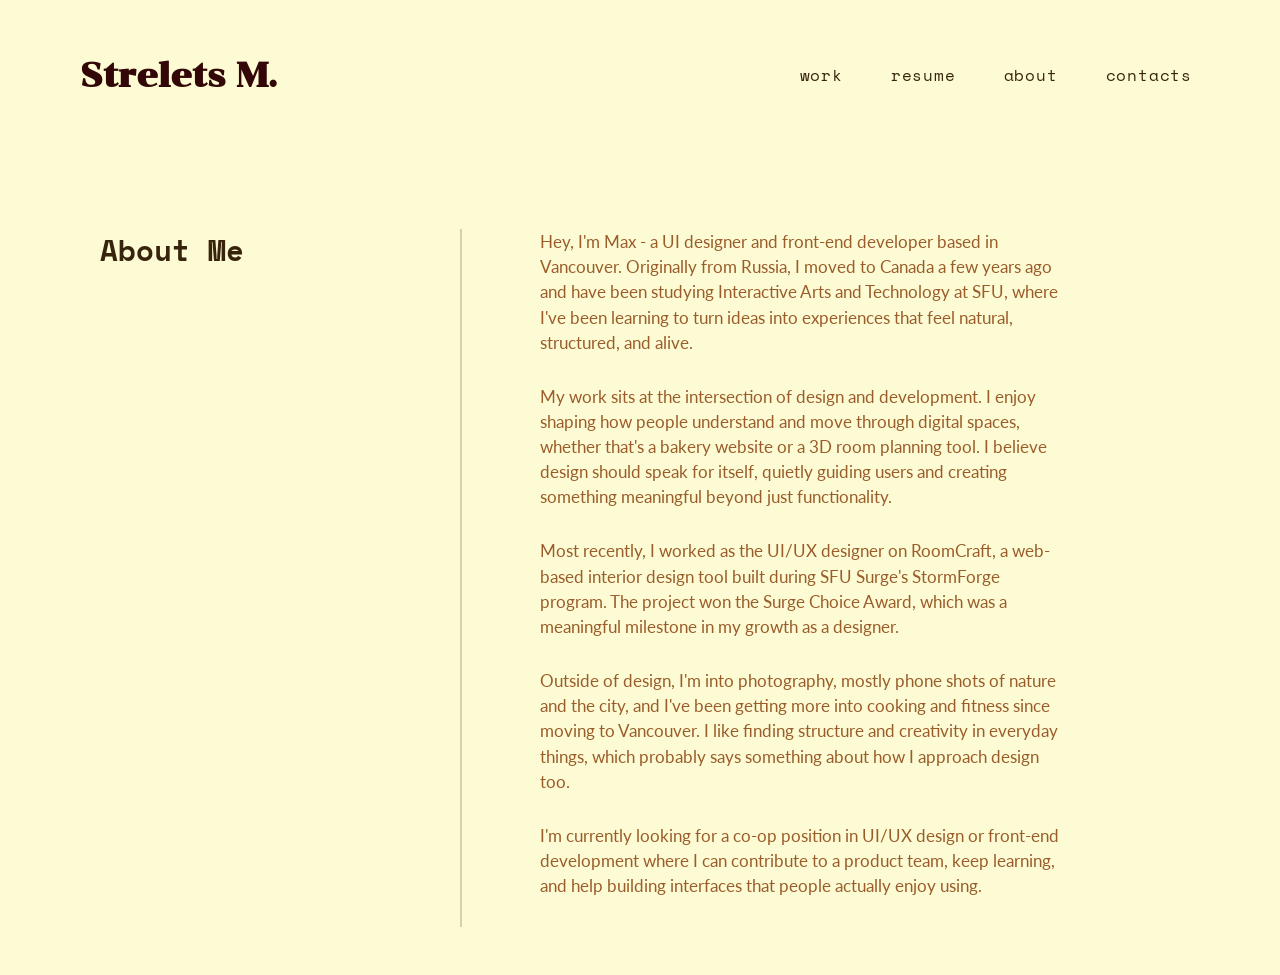
<file: about-me.html>
<!DOCTYPE html>
<html lang="en">

<head>
    <meta charset="utf-8">
    <meta name="viewport" content="width=device-width, initial-scale=1.0">
    <title>About — Maxim Strelets</title>

    <link href="main.css" rel="stylesheet">
    <link href = "devices.css" rel = "stylesheet">
    <link href="https://fonts.googleapis.com/css2?family=Space+Mono:wght@400;700&display=swap" rel="stylesheet">
    <link href="https://fonts.googleapis.com/css2?family=Chonburi&display=swap" rel="stylesheet">
    <link href="https://fonts.googleapis.com/css2?family=Lato:wght@300;400;700&display=swap" rel="stylesheet">
</head>

<body class="portfolio-page-body">

    <header class="portfolio-website-header" aria-label="Main navigation">
        <h1>Strelets M.</h1>

        <nav class="main-nav" >
            <a href="index.html" class = "button-nav">work</a>
            <a href="img/Resume_MaximStrelets_Designed.pdf" class="button-nav">resume</a>
            <a href="about-me.html" class = "button-nav">about</a>
            <a href="contacts.html" class = "button-nav">contacts</a>
        </nav>
    </header>

    <div class="about-page">

        <section class="about-container">

            <div class="about-left">
                <h2>About Me</h2>
            </div>

            <div class="about-divider"></div>

             <div class="about-right">
                <p>
                    Hey, I'm Max - a UI designer and front-end developer based in
                    Vancouver. Originally from Russia, I moved to Canada a few years ago
                    and have been studying Interactive Arts and Technology at SFU, where
                    I've been learning to turn ideas into experiences that feel natural,
                    structured, and alive.
                </p>

                <p>
                    My work sits at the intersection of design and development. I enjoy
                    shaping how people understand and move through digital spaces,
                    whether that's a bakery website or a 3D
                    room planning tool. I believe design should speak for itself, quietly
                    guiding users and creating something meaningful beyond just
                    functionality.
                </p>

                <p>
                    Most recently, I worked as the UI/UX designer on RoomCraft, a
                    web-based interior design tool built during SFU Surge's StormForge
                    program. The project won the Surge Choice Award, which was a
                    meaningful milestone in my growth as a designer.
                </p>

                <p>
                    Outside of design, I'm into photography, mostly phone shots of
                    nature and the city, and I've been getting more into cooking and
                    fitness since moving to Vancouver. I like finding structure and
                    creativity in everyday things, which probably says something about
                    how I approach design too.
                </p>

                <p>
                    I'm currently looking for a co-op position in UI/UX design or
                    front-end development where I can contribute to a product team,
                    keep learning, and help building interfaces that people actually
                    enjoy using.
                </p>
            </div>

        </section>

    </div>

</body>
</html>
</file>
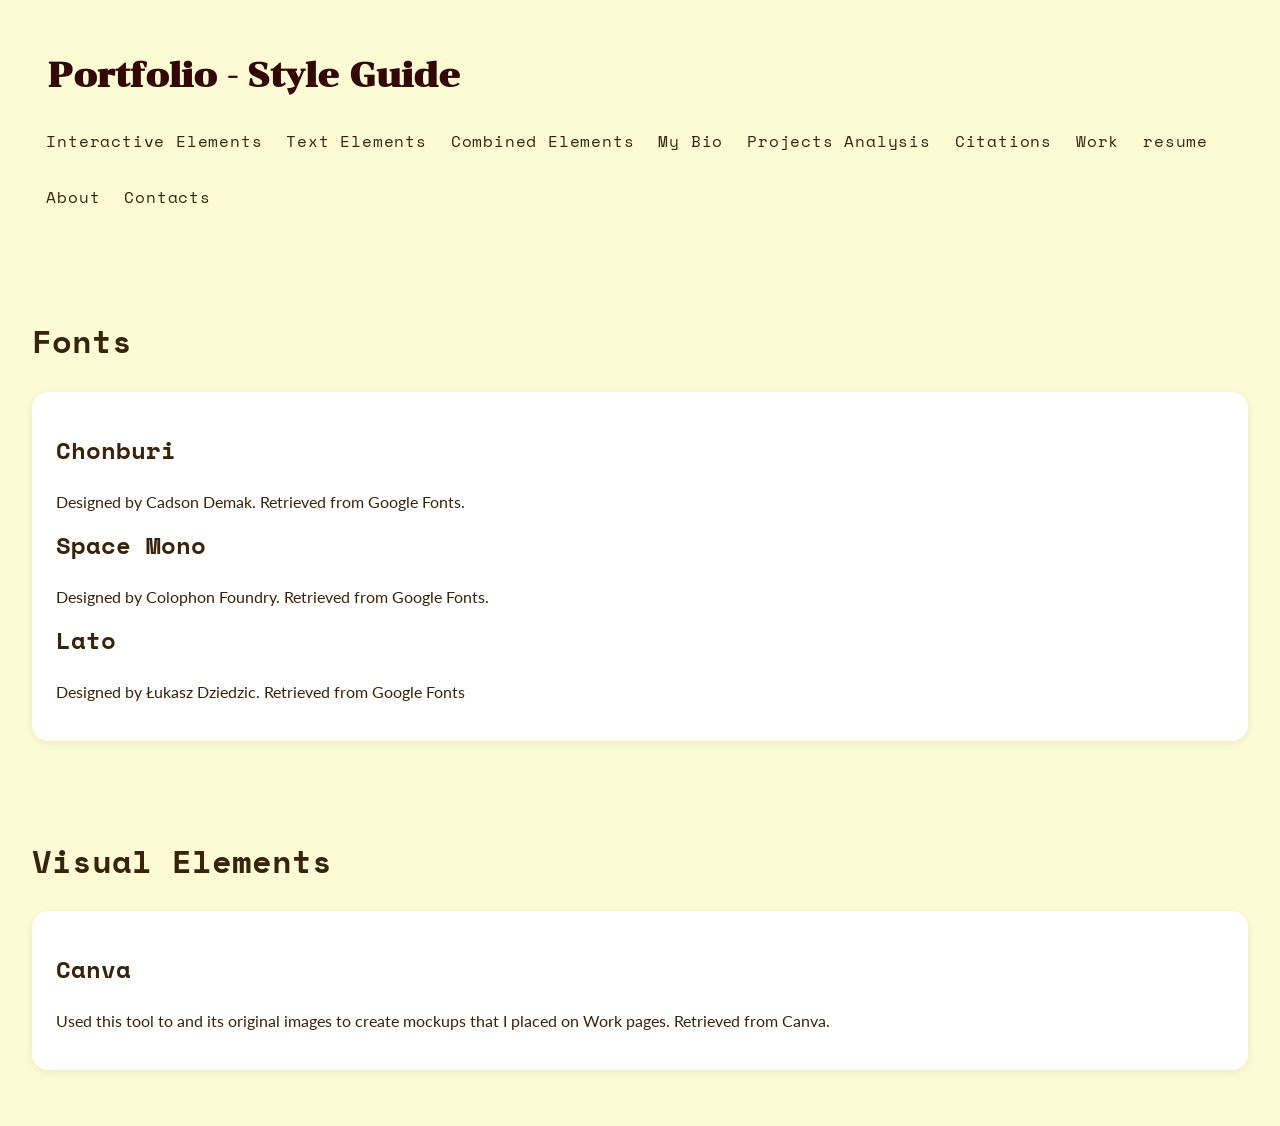
<file: citations.html>
<!DOCTYPE html>
<html lang = "en">

    <head>
        <meta charset="utf-8">
        <title>Maxim Strelets - Portfolio</title>
        <link href = "main.css" rel = "stylesheet">
        <link href = "devices.css" rel = "stylesheet">
        <link href="https://fonts.googleapis.com/css2?family=Space+Mono:ital,wght@0,400;0,700;1,400;1,700&display=swap" rel="stylesheet">   
        <link href="https://fonts.googleapis.com/css2?family=Inter:ital,wght@0,100..900;1,100..900&display=swap" rel="stylesheet">
        <link href="https://fonts.googleapis.com/css2?family=Chonburi&display=swap" rel="stylesheet">
        <link href="https://fonts.googleapis.com/css2?family=Lato:ital,wght@0,100;0,300;0,400;0,700;0,900;1,100;1,300;1,400;1,700;1,900&display=swap" rel="stylesheet">
    </head>

    <body class = "style-guide-page">
        <header class = "style-guide-header">
            <h1>Portfolio - Style Guide</h1>

            <nav aria-label="Main navigation">
                <a href = "style-guide.html" class = "button-nav">Interactive Elements</a>  
                <a href = "style-guide.html" class = "button-nav">Text Elements</a>
                <a href = "style-guide.html" class = "button-nav">Combined Elements</a>
                <a href = "style-guide.html" class = "button-nav"> My Bio</a>
                <a href = "style-guide.html" class = "button-nav"> Projects Analysis</a>
                <a href = "citations.html" class = "button-nav"> Citations </a>
                <a href = "index.html" class = "button-nav">Work</a>
                <a href="img/Resume_MaximStrelets_Designed.pdf" class="button-nav">resume</a>
                <a href="about-me.html" class = "button-nav">About</a>
                <a href="contacts.html" class = "button-nav">Contacts</a>
            </nav>

        </header>

    <section>
        <h2>Fonts</h2>

        <div class="element">

            <h3>Chonburi</h3>
            <p>Designed by Cadson Demak. Retrieved from Google Fonts.</p>

            <h3>Space Mono</h3>
            <p>Designed by Colophon Foundry. Retrieved from Google Fonts. </p>

            <h3>Lato</h3>
            <p>Designed by Łukasz Dziedzic. Retrieved from Google Fonts</p>
        </div>
    </section>

    <section>

        <h2>Visual Elements</h2>

        <div class="element">
            <h3>Canva</h3>
            <p>Used this tool to and its original images to create mockups that I placed on Work pages. Retrieved from Canva.</p>
        </div>   
    </section>


</body>
</html>
</file>
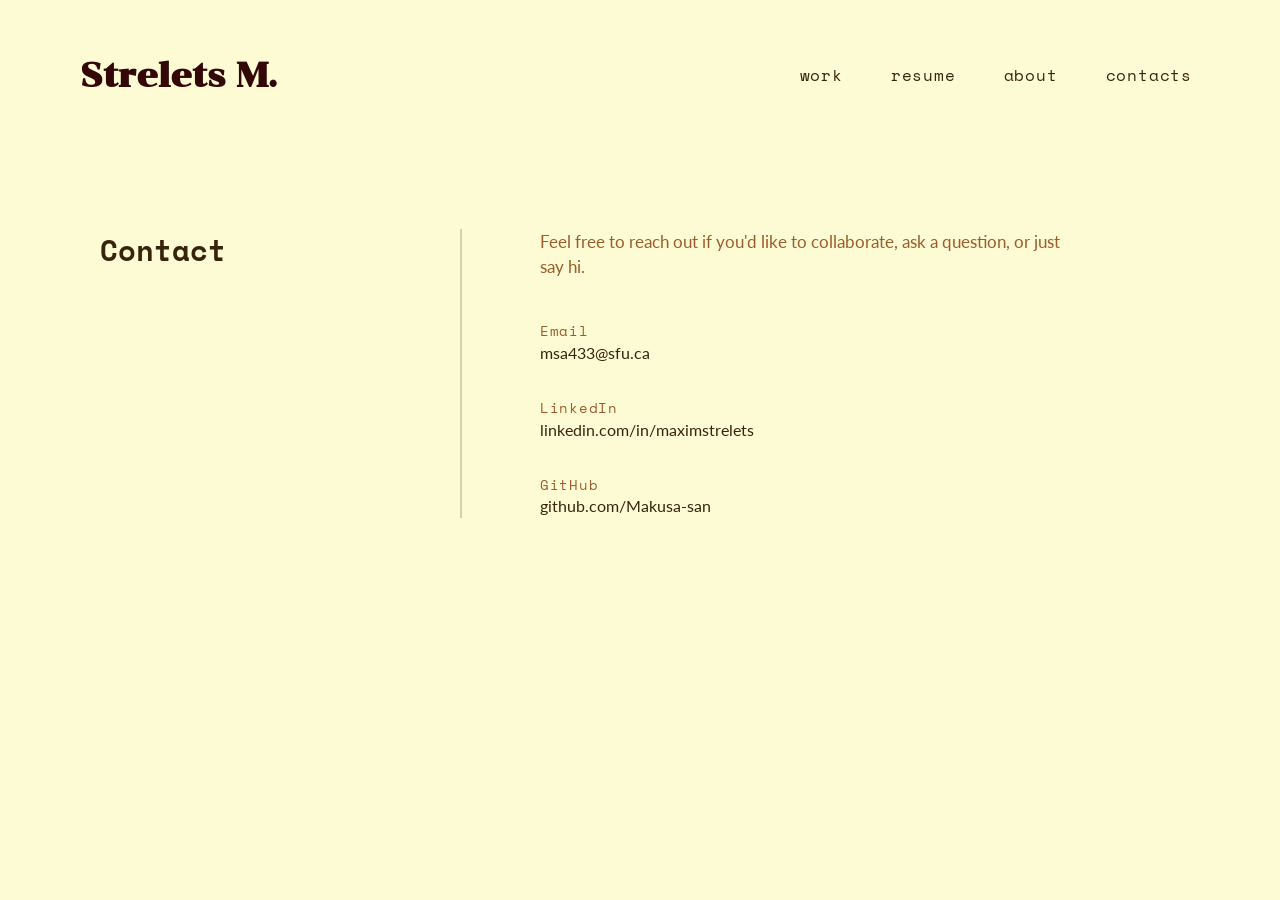
<file: contacts.html>
<!DOCTYPE html>
<html lang="en">

<head>
    <meta charset="utf-8">
    <meta name="viewport" content="width=device-width, initial-scale=1.0">
    <title>Contact — Maxim Strelets</title>

    <link href="main.css" rel="stylesheet">
    <link href = "devices.css" rel = "stylesheet">
    <link href="https://fonts.googleapis.com/css2?family=Space+Mono:wght@400;700&display=swap" rel="stylesheet">
    <link href="https://fonts.googleapis.com/css2?family=Chonburi&display=swap" rel="stylesheet">
    <link href="https://fonts.googleapis.com/css2?family=Lato:wght@300;400;700&display=swap" rel="stylesheet">
</head>

<body class="portfolio-page-body">

    <header class="portfolio-website-header">
        <h1>Strelets M.</h1>

        <nav class="main-nav" aria-label="Main navigation">
            <a href="index.html" class = "button-nav">work</a>
            <a href="img/Resume_MaximStrelets_Designed.pdf" class="button-nav">resume</a>
            <a href="about-me.html" class = "button-nav">about</a>
            <a href="contacts.html" class = "button-nav">contacts</a>
        </nav>
    </header>

    <div class="contact-page">

        <section class="contact-container">

            <div class="contact-left">
                <h2>Contact</h2>
            </div>

            <div class="contact-divider"></div>

            <div class="contact-right">
                <p class="contact-intro">
                    Feel free to reach out if you'd like to collaborate, ask a question, or just say hi.
                </p>

                <div class="contact-info">
                    <p><span>Email</span><br>msa433@sfu.ca</p>
                    <p><span>LinkedIn</span><br>linkedin.com/in/maximstrelets</p>
                    <p><span>GitHub</span><br>github.com/Makusa-san</p>
                </div>
            </div>

        </section>

    </div>

</body>
</html>
</file>
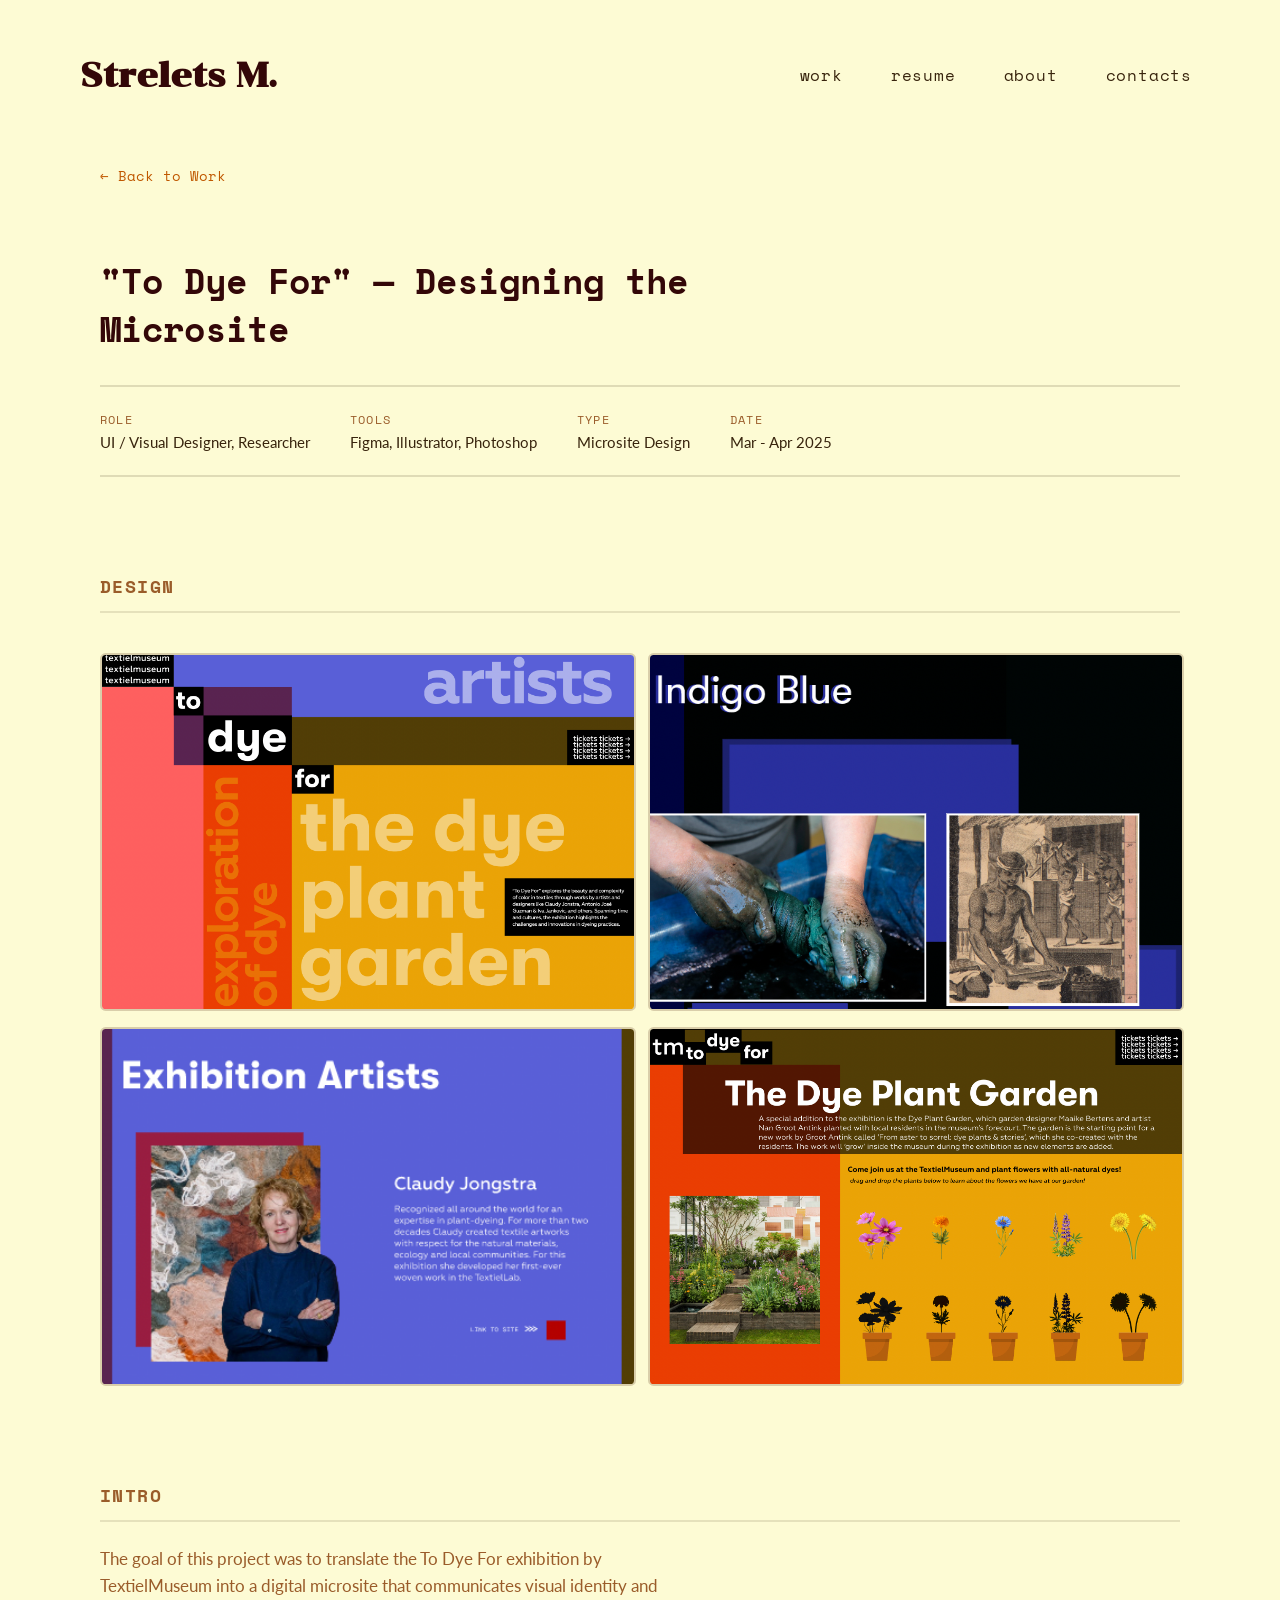
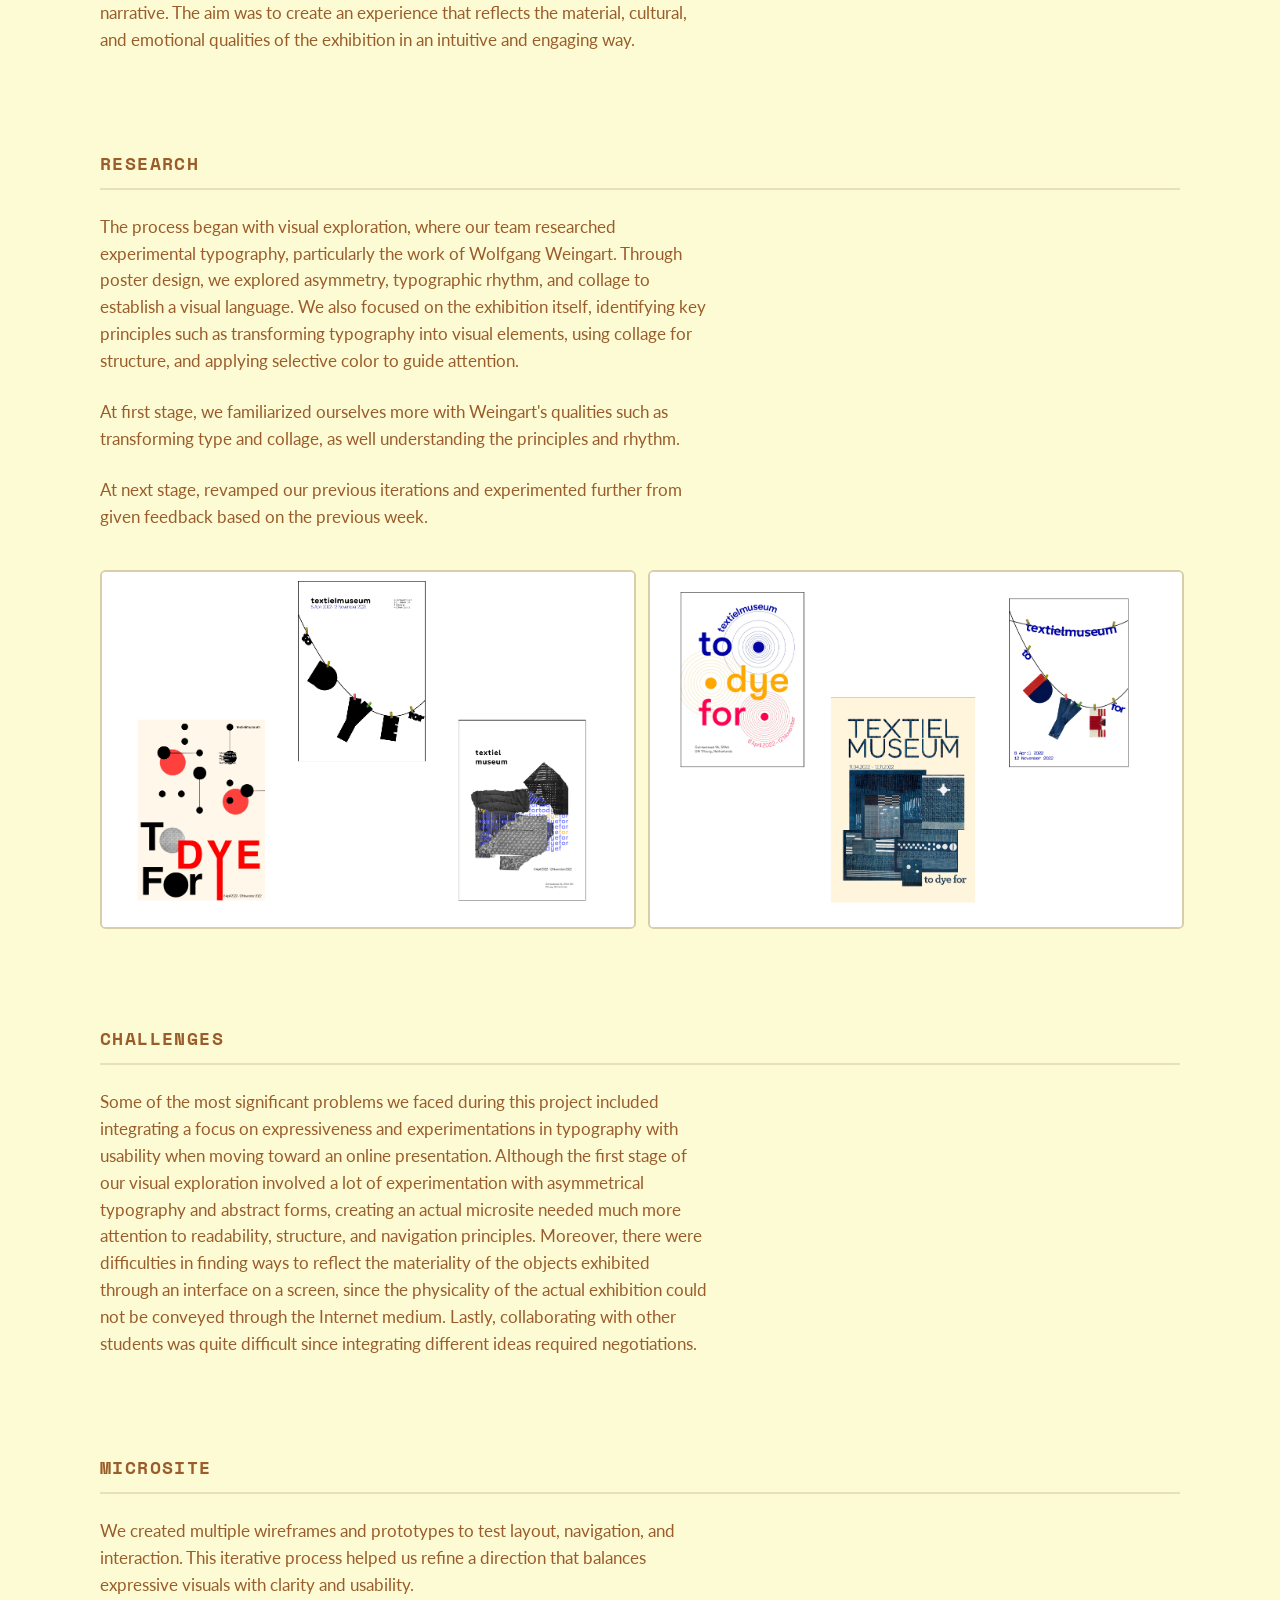
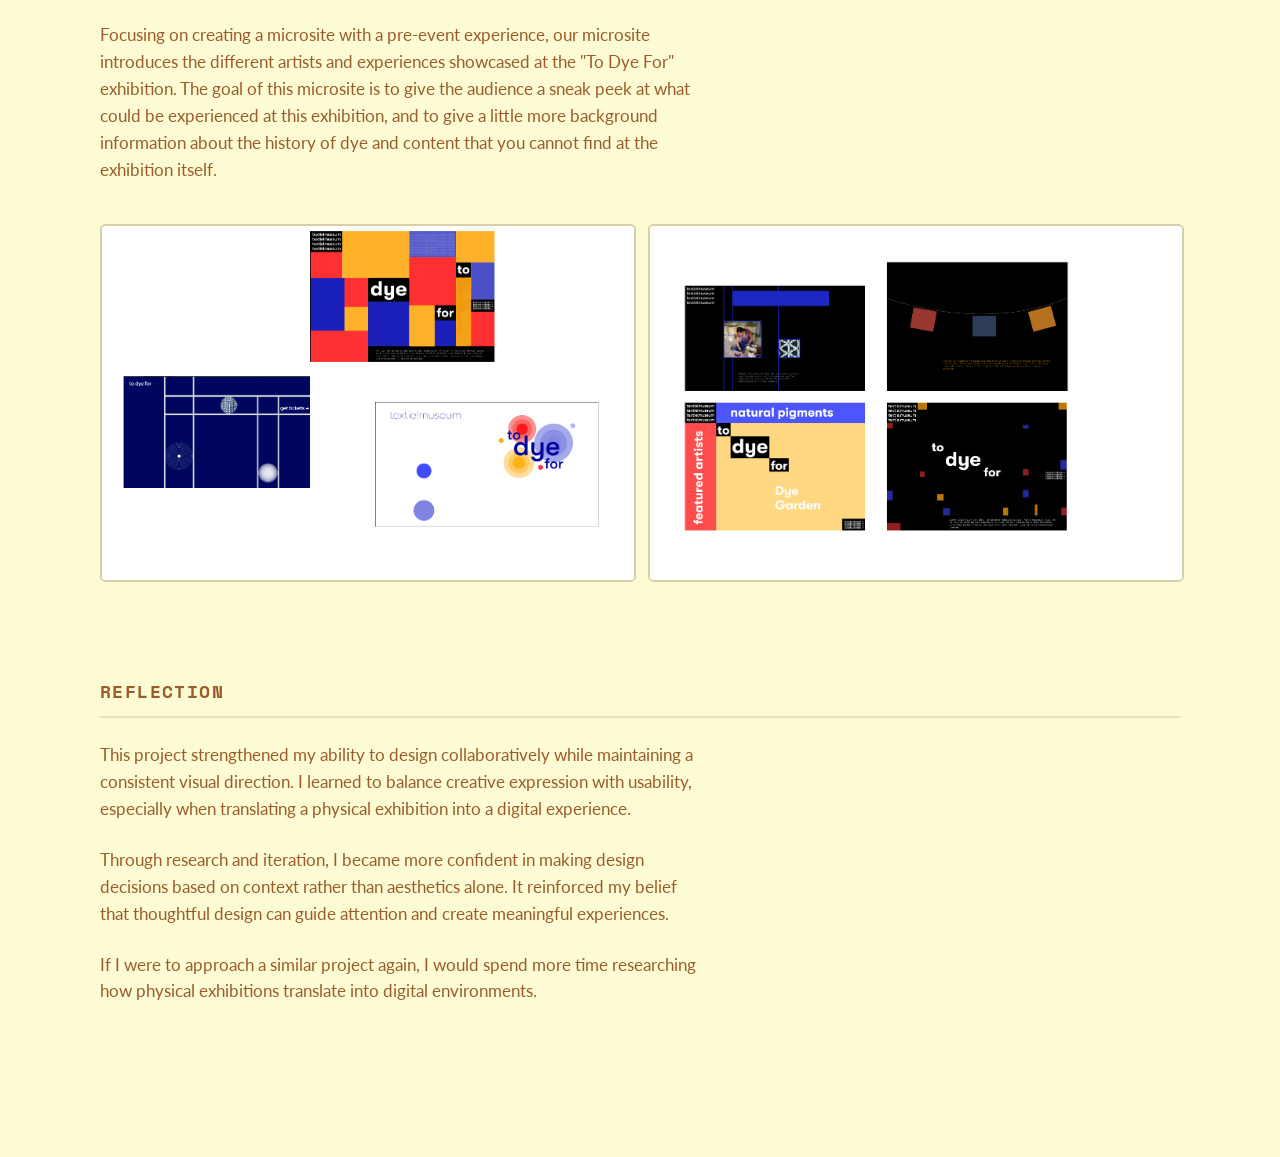
<file: to-dye-for-project-page.html>
<!DOCTYPE html>
<html lang="en">

<head>
    <meta charset="utf-8">
    <meta name="viewport" content="width=device-width, initial-scale=1.0">
    <title>To Dye For — Project</title>

    <link href="main.css" rel="stylesheet">
    <link href = "devices.css" rel = "stylesheet">
    <link href="https://fonts.googleapis.com/css2?family=Space+Mono:wght@400;700&display=swap" rel="stylesheet">
    <link href="https://fonts.googleapis.com/css2?family=Chonburi&display=swap" rel="stylesheet">
    <link href="https://fonts.googleapis.com/css2?family=Lato:wght@300;400;700&display=swap" rel="stylesheet">
</head>

<body class="portfolio-page-body">

    <header class="portfolio-website-header" aria-label="Main navigation">
        <h1>Strelets M.</h1>

        <nav class="main-nav">
            <a href="index.html" class = "button-nav">work</a>
            <a href="img/Resume_MaximStrelets_Designed.pdf" class="button-nav">resume</a>
            <a href="about-me.html" class = "button-nav">about</a>
            <a href="contacts.html" class = "button-nav">contacts</a>
        </nav>
    </header>

    <div class="project-page">

        <a href="index.html" class="project-back">← Back to Work</a>

        <div class="project-name">
            <h1>"To Dye For" — Designing the Microsite</h1>
        </div>

        <div class="project-meta">
            <div class="project-meta-item">
                <span class="project-meta-label">Role</span>
                <span class="project-meta-value">UI / Visual Designer, Researcher</span>
            </div>
            <div class="project-meta-item">
                <span class="project-meta-label">Tools</span>
                <span class="project-meta-value">Figma, Illustrator, Photoshop</span>
            </div>
            <div class="project-meta-item">
                <span class="project-meta-label">Type</span>
                <span class="project-meta-value">Microsite Design</span>
            </div>
            <div class="project-meta-item">
                <span class="project-meta-label">Date</span>
                <span class="project-meta-value">Mar - Apr 2025</span>
            </div>
            <!--used for labels, found more information about span class here: https://developer.mozilla.org/en-US/docs/Web/HTML/Reference/Elements/span-->
        </div>

        <section class="project-section">
            <h2 class="project-section-heading">Design</h2>

            <div class="project-images four">
                <img src="img/Landing-Page.png" alt="Landing page of the To Dye For exhibition">
                <img src="img/Indigo-Info.png" alt="Screenshot of the website describing how people produce indigo color">
                <img src="img/Exhibition-artists.png" alt="Screenshot of the artist page on the To Dye For microsite">
                <img src="img/Plant-Garden.png" alt="Screenshot of intercative garden on the To Dye For microsite">
            </div>
        </section>

        <section class="project-section">
            <h2 class="project-section-heading">Intro</h2>

            <div class="project-section-body">
                <p>
                    The goal of this project was to translate the To Dye For exhibition by
                    TextielMuseum into a digital microsite that communicates visual identity and
                    narrative. The aim was to create an experience that reflects the material,
                    cultural, and emotional qualities of the exhibition in an intuitive and
                    engaging way.
                </p>
            </div>
        </section>


        <section class="project-section">
            <h2 class="project-section-heading">Research</h2>

            <div class="project-section-body">
                <p>
                    The process began with visual exploration, where our team researched experimental
                    typography, particularly the work of Wolfgang Weingart. Through poster design,
                    we explored asymmetry, typographic rhythm, and collage to establish a visual
                    language. We also focused on the exhibition itself, identifying key principles such as
                    transforming typography into visual elements, using collage for structure,
                    and applying selective color to guide attention.
                </p>


            </div>

            <div class="project-section-body">

                <p>
                    At first stage, we familiarized ourselves more with Weingart's qualities such as
                    transforming type and collage, as well understanding the principles and rhythm.
                </p>

                <p>
                    At next stage, revamped our previous iterations and experimented further from given feedback based on the previous week.
                </p>
            </div>

            <div class="project-images two">
                <img src="img/Posters-First.png" alt="Second iteration of posters refining style direction">
                <img src="img/Posters-Second.png" alt="Third iteration of posters — near-final visual language">
            </div>
        </section>

        <section class="project-section">
            <h2 class="project-section-heading">Challenges</h2>

            <div class="project-section-body">
                <p>   
                    Some of the most significant problems we faced during this project included integrating a focus on expressiveness and experimentations in typography with usability when moving toward an online presentation. Although the first stage of our visual exploration involved a lot of experimentation with asymmetrical typography and abstract forms, creating an actual microsite needed much more attention to readability, structure, and navigation principles. 
                    Moreover, there were difficulties in finding ways to reflect the materiality of the objects exhibited through an interface on a screen, since the physicality of the actual exhibition could not be conveyed through the Internet medium.
                    Lastly, collaborating with other students was quite difficult since integrating different ideas required negotiations.
                </p>
            </div>
        </section>

        <section class="project-section">
            <h2 class="project-section-heading">Microsite</h2>

            <div class="project-section-body">
                <p>
                    We created multiple wireframes and prototypes to test layout, navigation, and interaction. This iterative process helped us refine a direction that balances expressive visuals with clarity and usability.
                </p>

                <p>
                    Focusing on creating a microsite with a pre-event experience, our microsite introduces the different artists and experiences showcased
                    at the "To Dye For" exhibition. The goal of this microsite is to give the audience a sneak peek at what could be experienced 
                    at this exhibition, and to give a little more background information about the history of dye and content that you 
                    cannot find at the exhibition itself.
                </p>


            </div>

            <div class="project-images two">
                <img src="img/Microsites-First.png" alt="Wireframe explorations for microsite layout">
                <img src="img/Microsites-Second.png" alt="Prototype iterations for microsite">
            </div>
        </section>

        <section class="project-section">
            <h2 class="project-section-heading">Reflection</h2>

            <div class="project-section-body">
                <p>
                    This project strengthened my ability to design collaboratively while maintaining a consistent visual direction. I learned to balance creative expression with
                    usability, especially when translating a physical exhibition into a digital experience.
                </p>

                <p>
                    Through research and iteration, I became more confident in making design decisions based on context rather than aesthetics alone. It reinforced my
                    belief that thoughtful design can guide attention and create meaningful experiences.
                </p>

                <p>
                    If I were to approach a similar project again, I would spend more time researching how physical exhibitions translate into digital environments.
                </p>
                 <!-- I used Grammarly to fix mistakes and sentence structure in my initial text-->
            </div>
        </section>

    </div>

</body>
</html>
</file>
<file: main.css>
body {
  font-family: 'Lato', sans-serif;
  background: #FDFBD4;
  color: #38240D;
  padding: 0;
  margin: 0;
}
 
 
p {
  margin-top: 0;
}
 
 
 
h1 {
  font-family: 'Chonburi', cursive;
  font-size: 2.1rem;
  color: #330708;
}
 
h2 {
  font-family: 'Space Mono', monospace;
  margin-top: 6rem;
  font-size: 2rem;
}
 
h3 {
  font-family: 'Space Mono', monospace;
  margin-top: 1rem;
  font-size: 1.5rem;
}
 
h4 {
  font-family: 'Space Mono', monospace;
  margin-bottom: 1.25rem;
  font-size: 1.3rem;
  font-weight: 300;
}
 
h5 {
  font-family: 'Space Mono', monospace;
  margin-bottom: 1rem;
  font-size: 1rem;
}
 
 
/* STYLE GUIDE PAGE */
 
.style-guide-page {
  padding: 2rem;
}
 
.style-guide-page header {
  padding: 0;
  margin-bottom: 2rem;
  font-family: "Chonburi", serif;
}
 
.style-guide-header h1 {
  margin-left: 1rem;
}
 
.style-guide-page header nav {
  display: flex;
  flex-wrap: wrap;
  gap: 0.5rem;
  margin-left: 0.4rem;
}
 
.style-guide-header nav a {
  font-family: "Space Mono", monospace;
  color: #38240D;
  text-decoration: none;
  transition: 0.2s;
  padding: 0.75rem 0.5rem;
  border-radius: 4rem;
  letter-spacing: 0.05em;
}
 
.style-guide-header nav a:hover {
  background: #C05800;
  color: #FDFBD4;
}
 
.style-guide-header nav a:focus {
  background: #713600;
  color: #FDFBD4;
}
 
.style-guide-link {
  display: block;
  text-align: center;
  font-family: 'Space Mono', monospace;
  font-size: 0.85rem;
  color: #9A5C2A;
  text-decoration: none;
  margin-top: 1rem;
  letter-spacing: 0.03em;
  transition: color 0.2s;
}
 
.style-guide-link:hover {
  color: #C05800;
  text-decoration: underline;
}
 
code {
  white-space: pre-wrap; /* changed how text is placed inside container, found this here: https://developer.mozilla.org/en-US/docs/Web/CSS/Reference/Properties/white-space */
  background-color: #EEE;
  padding: 0.5rem;
  display: block;
}
 
.element {
  background: white;
  padding: 1.5rem;
  border-radius: 1rem;
  margin-bottom: 1.5rem;
  box-shadow: 0 2px 8px rgba(0, 0, 0, 0.08);
}
 
 
/* INTERACTIVE ELEMENTS */
 
.text-link {
  color: #C05800;
  transition: 0.2s;
  text-decoration: underline;
}
 
.text-link:hover {
  color: #e35336;
}
 
.button-nav {
  font-family: "Space Mono", monospace;
  color: #38240D;
  text-decoration: none;
  transition: 0.2s;
  padding: 0.75rem 0.5rem;
  border-radius: 4rem;
  letter-spacing: 0.05em;
}
 
.button-nav:hover {
  background: #C05800;
  color: #FDFBD4;
}
 
.button-nav:focus {
  background: #713600;
  color: #FDFBD4;
}
 
/* View Project button */
.project-preview-button {
  display: inline-block;
  font-family: "Lato", sans-serif;
  border: none;
  font-size: 1.2rem;
  background: #C05800;
  color: #FDFBD4;
  padding: 1rem 2rem;
  border-radius: 1rem;
  text-decoration: none;
  transition: 0.2s;
  white-space: nowrap;
  line-height: 1.2;
}
 
.project-preview-button:hover {
  background: #713600;
  color: #FDFBD4;
}
 
.project-preview-button:focus {
  background: #713600;
  color: #FDFBD4;
  transform: scale(1.04);
}
.image-wrapper {
  position: relative;
  display: inline-block;
}
 
.image-wrapper img {
  display: block;
  width: 30em;
  height: 20em;
  outline: 2px solid #713600;
  border-radius: 0.4rem;
  transition: 0.2s;
}
 
.image-tag {
  position: absolute;
  top: 0;
  right: 0;
  background: #713600;
  color: #FDFBD4;
  padding: 0.5rem 0.75rem;
  border-bottom-left-radius: 1rem; /* found how to make round corners on the elements: https://developer.mozilla.org/en-US/docs/Web/CSS/Reference/Properties/border-bottom-left-radius */
  opacity: 0; /* changing the opacity of the element, found here: https://developer.mozilla.org/en-US/docs/Web/CSS/Reference/Properties/opacity */
  transition: 0.2s ease;
}
 
.image-wrapper:hover .image-tag {
  opacity: 1; /* changing the opacity of the element, found here: https://developer.mozilla.org/en-US/docs/Web/CSS/Reference/Properties/opacity */
}
 
 
/* PORTFOLIO HEADER and NAV */
 
.portfolio-website-header {
  display: flex;
  justify-content: space-between;
  align-items: center;
  padding: 2rem 5rem 0 5rem;
}
 
.main-nav {
  display: flex;
  gap: 2rem;
}
 
 
/* WORK PAGE */
 
.portfolio-page {
  max-width: 67.5rem;
  margin: 0 auto;
  padding: 2.5rem 5rem 4rem 5rem;
}
 
.front-info {
  display: grid;
  grid-template-columns: 1.4fr 40px 1fr;
  align-items: center;
  column-gap: 2.5rem;
  margin-top: 3rem;
  margin-bottom: 6rem;
  min-height: 17.5rem;
}
 
.front-left h2, .front-right h3, .project-info h3 {
  font-family: "Space Mono", monospace;
  color: #38240D;
  margin: 0;
}
 
.front-left h2 {
  font-size: 2.1rem;
  margin-bottom: 2rem;
}
 
.front-left p {
  font-family: "Lato", sans-serif;
  font-size: 1.1rem;
  line-height: 1.35;
  color: #9A5C2A;
  margin: 0;
}
 
.front-divider {
  width: 2px;
  height: 17.8rem;
  background: rgba(56, 36, 13, 0.18);
  justify-self: center;
}
 
.front-right h3 {
  font-size: 1.15rem;
  margin-bottom: 2.2rem;
}
 
.front-right p {
  font-family: "Lato", sans-serif;
  font-size: 0.95rem;
  line-height: 1.35;
  color: #9A5C2A;
  margin: 0;
}
 
.project-row {
  display: grid;
  grid-template-columns: 1.45fr 1fr;
  align-items: center;
  gap: 4.5rem;
  margin-bottom: 6.5rem;
}
 
.project-info h3 {
  font-size: 1.15rem;
  line-height: 1.45;
  margin-bottom: 2.25rem;
}
 
.project-info p {
  font-family: "Lato", sans-serif;
  font-size: 0.98rem;
  line-height: 1.3; /* used to adjust the line height: https://developer.mozilla.org/en-US/docs/Web/CSS/Reference/Properties/line-height */
  color: #9A5C2A;
  margin: 0 0 2.2rem 0;
  max-width: 22.5rem;
}
 
 
/* ABOUT PAGE */
 
.about-page {
  max-width: 67.5rem;
  margin: 0 auto;
  padding: 3rem 5rem;
}
 
.about-container {
  display: grid;
  grid-template-columns: 1fr 40px 2fr;
  column-gap: 2.5rem;
  align-items: start;
  margin-top: 4rem;
}
 
.about-left h2 {
  font-family: "Space Mono", monospace;
  font-size: 1.8rem;
  margin: 0;
}
 
.about-divider {
  width: 2px;
  height: 100%;
  min-height: 18.75rem;
  background: rgba(56, 36, 13, 0.2);
}
 
.about-right p {
  font-family: "Lato", sans-serif;
  font-size: 1.05rem;
  line-height: 1.5; /* used to adjust the line height: https://developer.mozilla.org/en-US/docs/Web/CSS/Reference/Properties/line-height */
  color: #9A5C2A;
  margin-bottom: 1.8rem;
  max-width: 32.5rem;
}
 
 
/* CONTACT PAGE */
 
.contact-page {
  max-width: 67.5rem;
  margin: 0 auto;
  padding: 3rem 5rem;
}
 
.contact-container {
  display: grid;
  grid-template-columns: 1fr 40px 2fr;
  column-gap: 2.5rem;
  align-items: start;
  margin-top: 4rem;
}
 
.contact-left h2 {
  font-family: "Space Mono", monospace;
  font-size: 1.8rem;
  margin: 0;
}
 
.contact-divider {
  width: 2px;
  height: 100%;
  min-height: 13.75rem;
  background: rgba(56, 36, 13, 0.2);
}
 
.contact-right {
  max-width: 32.5rem;
}
 
.contact-intro {
  font-family: "Lato", sans-serif;
  font-size: 1.05rem;
  line-height: 1.5; /* used to adjust the line height: https://developer.mozilla.org/en-US/docs/Web/CSS/Reference/Properties/line-height */
  color: #9A5C2A;
  margin-bottom: 2.5rem;
}
 
.contact-info {
  display: flex;
  flex-direction: column;
  gap: 2rem;
}
 
.contact-info p {
  font-family: "Lato", sans-serif;
  font-size: 1rem;
  line-height: 1.4; /* used to adjust the line height: https://developer.mozilla.org/en-US/docs/Web/CSS/Reference/Properties/line-height */
  color: #38240D;
  margin: 0;
}
 
.contact-info span {
  font-family: "Space Mono", monospace;
  font-size: 0.9rem;
  color: #9A5C2A;
  letter-spacing: 0.05em;
}
 
 
/* PROJECT DETAIL PAGE */
 
.project-page {
  max-width: 67.5rem;
  margin: 0 auto;
  padding: 3rem 5rem 5rem;
}
 
.project-back {
  display: inline-flex;
  align-items: center;
  gap: 0.4rem;
  font-family: "Space Mono", monospace;
  font-size: 0.9rem;
  color: #C05800;
  text-decoration: none;
  transition: color 0.2s;
  margin-bottom: 1.5rem;
}
 
.project-back:hover {
  color: #713600;
}
 
 
.project-name {
  margin-top: 3rem;
  margin-bottom: 2rem;
}
 
.project-name h1 {
  font-family: "Space Mono", monospace;
  font-size: 2.2rem;
  max-width: 43.75rem;
  line-height: 1.35; /* used to adjust the line height: https://developer.mozilla.org/en-US/docs/Web/CSS/Reference/Properties/line-height */
}
 
.project-meta {
  display: flex;
  flex-wrap: wrap;
  gap: 1rem 2.5rem;
  padding: 1.5rem 0;
  margin-bottom: 3.5rem;
  border-top: 2px solid rgba(56, 36, 13, 0.15);
  border-bottom: 2px solid rgba(56, 36, 13, 0.15);
}
 
.project-meta-item {
  display: flex;
  flex-direction: column;
  gap: 0.3rem;
}
 
.project-meta-label {
  font-family: "Space Mono", monospace;
  font-size: 0.75rem;
  text-transform: uppercase;
  letter-spacing: 0.1em;
  color: #9A5C2A;
}
 
.project-meta-value {
  font-family: "Lato", sans-serif;
  font-size: 0.95rem;
  color: #38240D;
}
 
/* Sections */
.project-section {
  margin-bottom: 4.5rem;
}
 
.project-section-heading {
  font-family: "Space Mono", monospace;
  font-size: 1.1rem;
  text-transform: uppercase;
  letter-spacing: 0.08em;
  color: #9A5C2A;
  margin-bottom: 1.5rem;
  padding-bottom: 0.75rem;
  border-bottom: 2px solid rgba(56, 36, 13, 0.12);
}
 
.project-section-body {
  max-width: 38rem;
}
 
.project-section-body p {
  font-family: "Lato", sans-serif;
  font-size: 1.05rem;
  line-height: 1.6;
  color: #9A5C2A;
  margin-bottom: 1.5rem;
}
 
.project-images {
  display: grid;
  gap: 1rem;
  margin: 2.5rem 0 3rem;
}
 
.project-images img {
  width: 100%;
  display: block;
  border-radius: 0.35rem;
  border: 2px solid rgba(109, 74, 46, 0.25);
  aspect-ratio: 15 / 10; /* found here how to edit image by size: https://developer.mozilla.org/en-US/docs/Web/CSS/Reference/Properties/aspect-ratio */
  object-fit: cover; /* used to make images the same size: https://developer.mozilla.org/en-US/docs/Web/CSS/Reference/Properties/object-fit */
}
 
.project-images.one {
  max-width: 75%;
  margin-left: auto;
  margin-right: auto;
}
 
.project-images.one img {
  aspect-ratio: auto;
  object-fit: contain;
}
 
.project-images.no-crop img {
  aspect-ratio: auto;
  object-fit: contain;
}
 
.project-images.three {
  grid-template-columns: repeat(2, 1fr);
}
 
.project-images.two {
  grid-template-columns: repeat(2, 1fr);
}
 
.project-images.four {
  grid-template-columns: repeat(2, 1fr);
}
 /* Video Display Styling */
 
 /* Video embed */
.project-video {
  margin: 2.5rem 0 3rem;
}
 
.project-video video {
  width: 100%;
  display: block;
  border-radius: 0.35rem;
  border: 2px solid rgba(109, 74, 46, 0.25);
}
 
/* BROWSER MOCKUP COMPONENTS */
 
.browser-mockup {
  border-radius: 0.5rem;
  overflow: hidden;
  box-shadow: 0 4px 24px rgba(56, 36, 13, 0.1), 0 2px 6px rgba(56, 36, 13, 0.06);
  background: #f9f5ec;
  border: 1px solid rgba(109, 74, 46, 0.2);
}
 
.browser-bar {
  display: flex;
  align-items: center;
  gap: 6px;
  padding: 0.6rem 0.85rem;
  background: #f0ebe0;
  border-bottom: 1px solid rgba(109, 74, 46, 0.15);
}
 
.browser-dot {
  width: 10px;
  height: 10px;
  border-radius: 50%;
}
.browser-dot.red { background: #ff5f57; }
.browser-dot.yellow { background: #ffbd2e; }
.browser-dot.green { background: #28c840; }
 
.browser-url {
  margin-left: 0.75rem;
  font-family: 'Space Mono', monospace;
  font-size: 0.68rem;
  color: #9A5C2A;
  background: #FDFBD4;
  padding: 0.25rem 0.75rem;
  border-radius: 0.25rem;
  flex: 1;
  border: 1px solid rgba(109, 74, 46, 0.15);
}
 
.browser-content {
  width: 100%;
  overflow: hidden;
  position: relative;
}
 
.browser-content img {
  width: 100%;
  display: block;
}
 
.browser-content.cropped {
  aspect-ratio: 16 / 9;
}
 
.browser-content.cropped img {
  height: 100%;
  object-fit: cover;
  object-position: top;
}
 
.browser-content.cropped.offset-down img {
  object-position: center 20%;
}
 
.browser-content.cropped::after {
  content: '';
  position: absolute;
  bottom: 0;
  left: 0;
  right: 0;
  height: 20%;
  background: linear-gradient(to bottom, transparent, #f9f5ec);
  pointer-events: none;
}
 
/* Hero strip - scrollable row after intro */
.hero-strip-container {
  position: relative;
  margin: 2.5rem 0 1rem;
}
 
.hero-strip {
  display: flex;
  gap: 1.5rem;
  align-items: flex-start;
  overflow-x: auto;
  padding-bottom: 1.25rem;
  -webkit-overflow-scrolling: touch;
  scrollbar-width: none;
}
 
.hero-strip::-webkit-scrollbar {
  display: none;
}
 
.hero-strip-arrow {
  position: absolute;
  top: 50%;
  transform: translateY(-70%);
  z-index: 2;
  width: 2.8rem;
  height: 2.8rem;
  border-radius: 50%;
  border: none;
  background: #9A5C2A;
  color: #FDFBD4;
  font-family: 'Space Mono', monospace;
  font-size: 1.1rem;
  cursor: pointer;
  display: flex;
  align-items: center;
  justify-content: center;
  transition: background 0.2s, opacity 0.2s;
  box-shadow: 0 2px 8px rgba(56, 36, 13, 0.15);
}
 
.hero-strip-arrow:hover {
  background: #713600;
}
 
.hero-strip-arrow-left {
  left: -1.2rem;
}
 
.hero-strip-arrow-right {
  right: -1.2rem;
}
 
.hero-strip .mockup-wrapper {
  flex-shrink: 0;
  width: 42rem;
}
 
.hero-strip .browser-mockup {
  width: 100%;
}
 
.mockup-label {
  font-family: 'Space Mono', monospace;
  font-size: 0.75rem;
  letter-spacing: 0.05em;
  color: #9A5C2A;
  margin-top: 0.75rem;
  text-align: center;
}
 
/* Final design - large individual mockups */
.final-design-mockups {
  display: flex;
  flex-direction: column;
  gap: 3.5rem;
  margin-top: 2.5rem;
}
 
.mockup-wrapper-large {
  width: 100%;
}
 
.mockup-wrapper-large .browser-mockup {
  width: 100%;
}
 
.mockup-caption {
  font-family: 'Lato', sans-serif;
  font-size: 0.9rem;
  line-height: 1.5;
  color: #9A5C2A;
  margin-top: 1rem;
  margin-bottom: 0;
}
 
.project-images.process-img {
  display: block;
  max-width: 100%;
  margin: 2.5rem auto 3rem;
}
 
.project-images.process-img img {
  width: auto;
  max-width: 100%;
  display: block;
  margin: 0 auto;
  aspect-ratio: auto;
  object-fit: contain;
  border: 2px solid rgba(109, 74, 46, 0.25);
  border-radius: 0.35rem;
}
/* Toggle button for Final Design */
.toggle-mockups {
  display: block;
  margin: 1.5rem 0;
  padding: 0.75rem 1.5rem;
  font-family: 'Space Mono', monospace;
  font-size: 0.85rem;
  letter-spacing: 0.03em;
  color: #FDFBD4;
  background: #9A5C2A;
  border: none;
  border-radius: 2rem;
  cursor: pointer;
  transition: background 0.2s;
}
 
.toggle-mockups:hover {
  background: #713600;
}
</file>
<file: devices.css>
/* About and Contact  */
@media (max-width: 68.75rem) {
  .about-page,
  .contact-page {
    padding: 2rem;
  }
 
  .about-container,
  .contact-container {
    grid-template-columns: 1fr;
    gap: 2rem;
  }
 
  .about-divider,
  .contact-divider {
    display: none;
  }
}
 
/* Work page */
@media (max-width: 56.25rem) {
  .portfolio-website-header {
    padding: 1.5rem;
    flex-direction: column;
    align-items: flex-start;
    gap: 1rem;
  }
 
  .main-nav {
    width: 100%;
    flex-wrap: wrap;
    gap: 1rem;
  }
 
  .portfolio-page {
    padding: 1.5rem;
  }
 
  .front-info {
    grid-template-columns: 1fr;
    gap: 1.5rem;
    min-height: auto;
    margin-top: 2rem;
    margin-bottom: 3rem;
  }
 
  .front-divider {
    display: none;
  }
 
  .project-row {
    grid-template-columns: 1fr;
    gap: 2rem;
    margin-bottom: 3rem;
  }
 
  .image-wrapper img {
    width: 100%;
    height: auto;
  }
 
  /* Project detail page */
  .project-page {
    padding: 2rem 1.5rem 3rem;
  }
 
  .project-name h1 {
    font-size: 1.6rem;
  }
 
  .project-meta {
    gap: 1rem 1.5rem;
  }
 
  .project-images.one {
    max-width: 100%;
  }
 
  .project-images.three, .project-images.two, .project-images.four {
    grid-template-columns: 1fr;
  }
 
  /* Browser mockups responsive */
  .hero-strip .mockup-wrapper {
    width: 85vw;
  }
}
</file>
